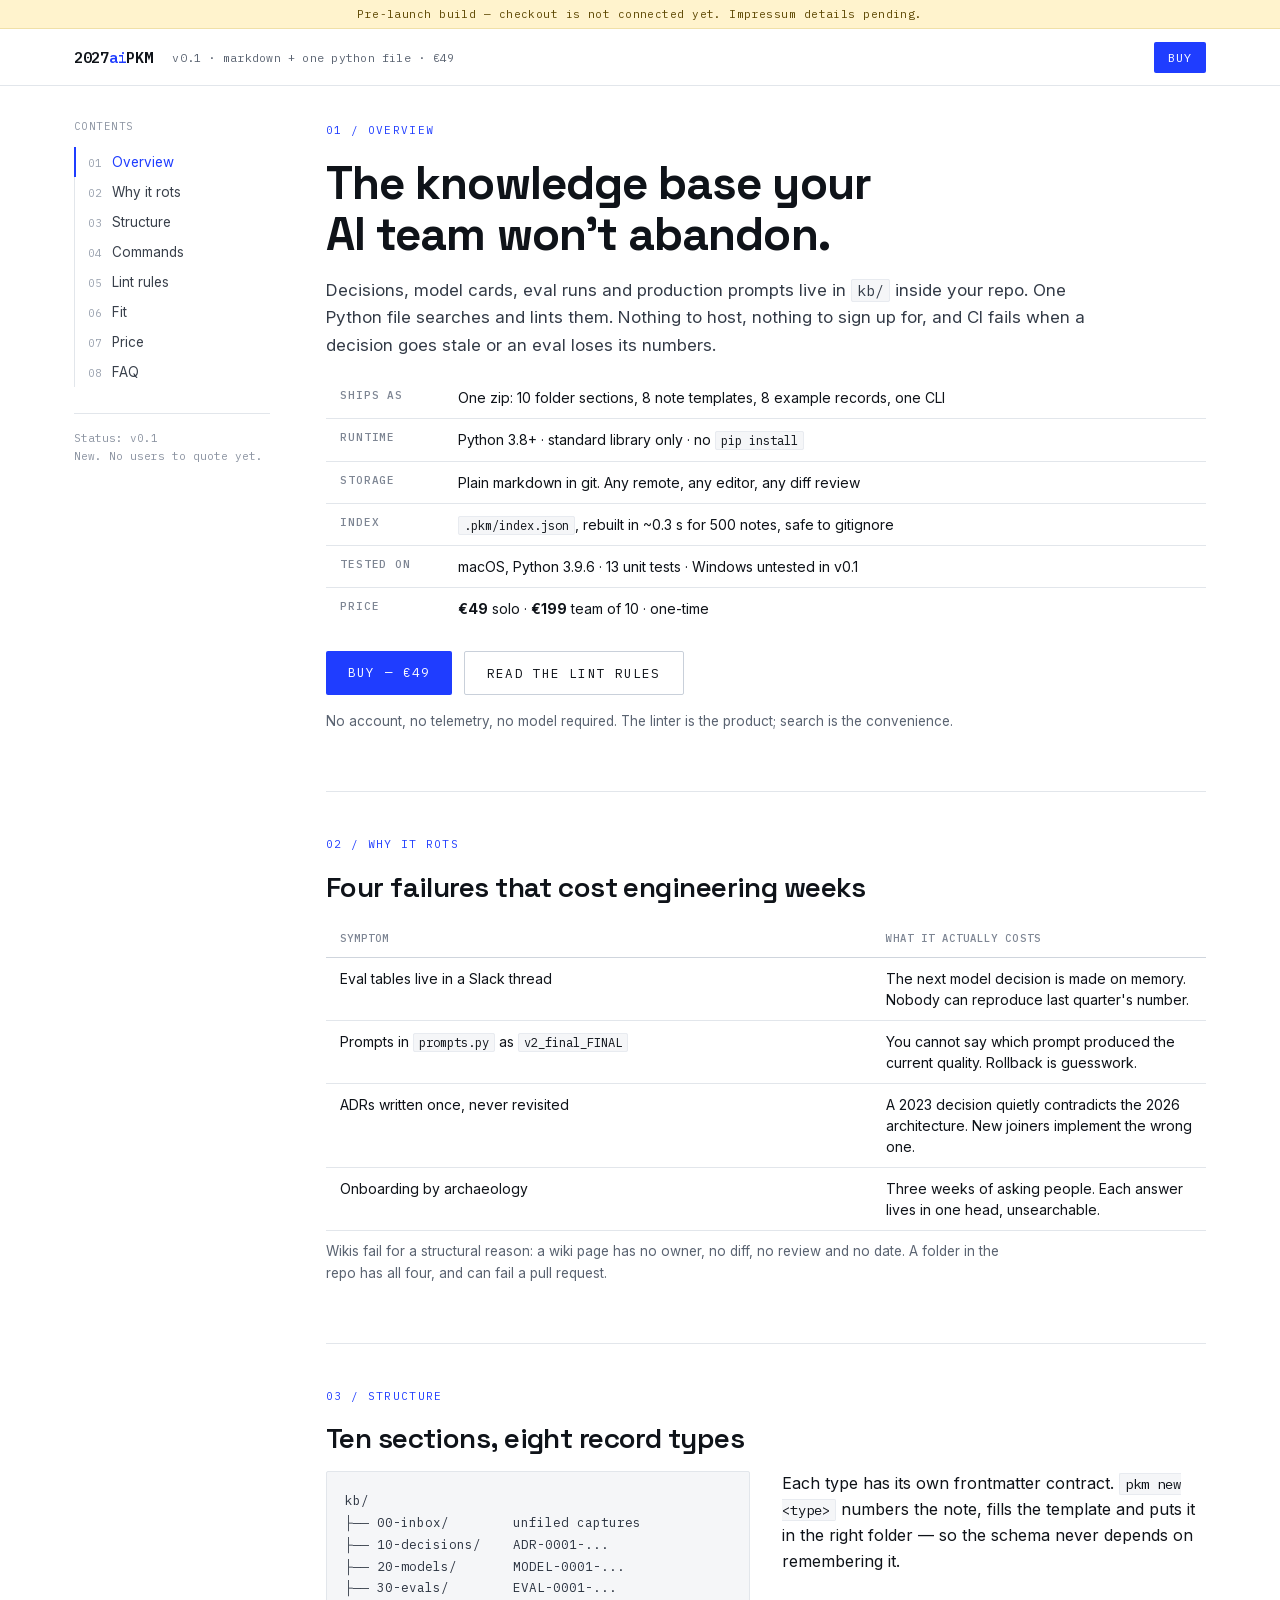
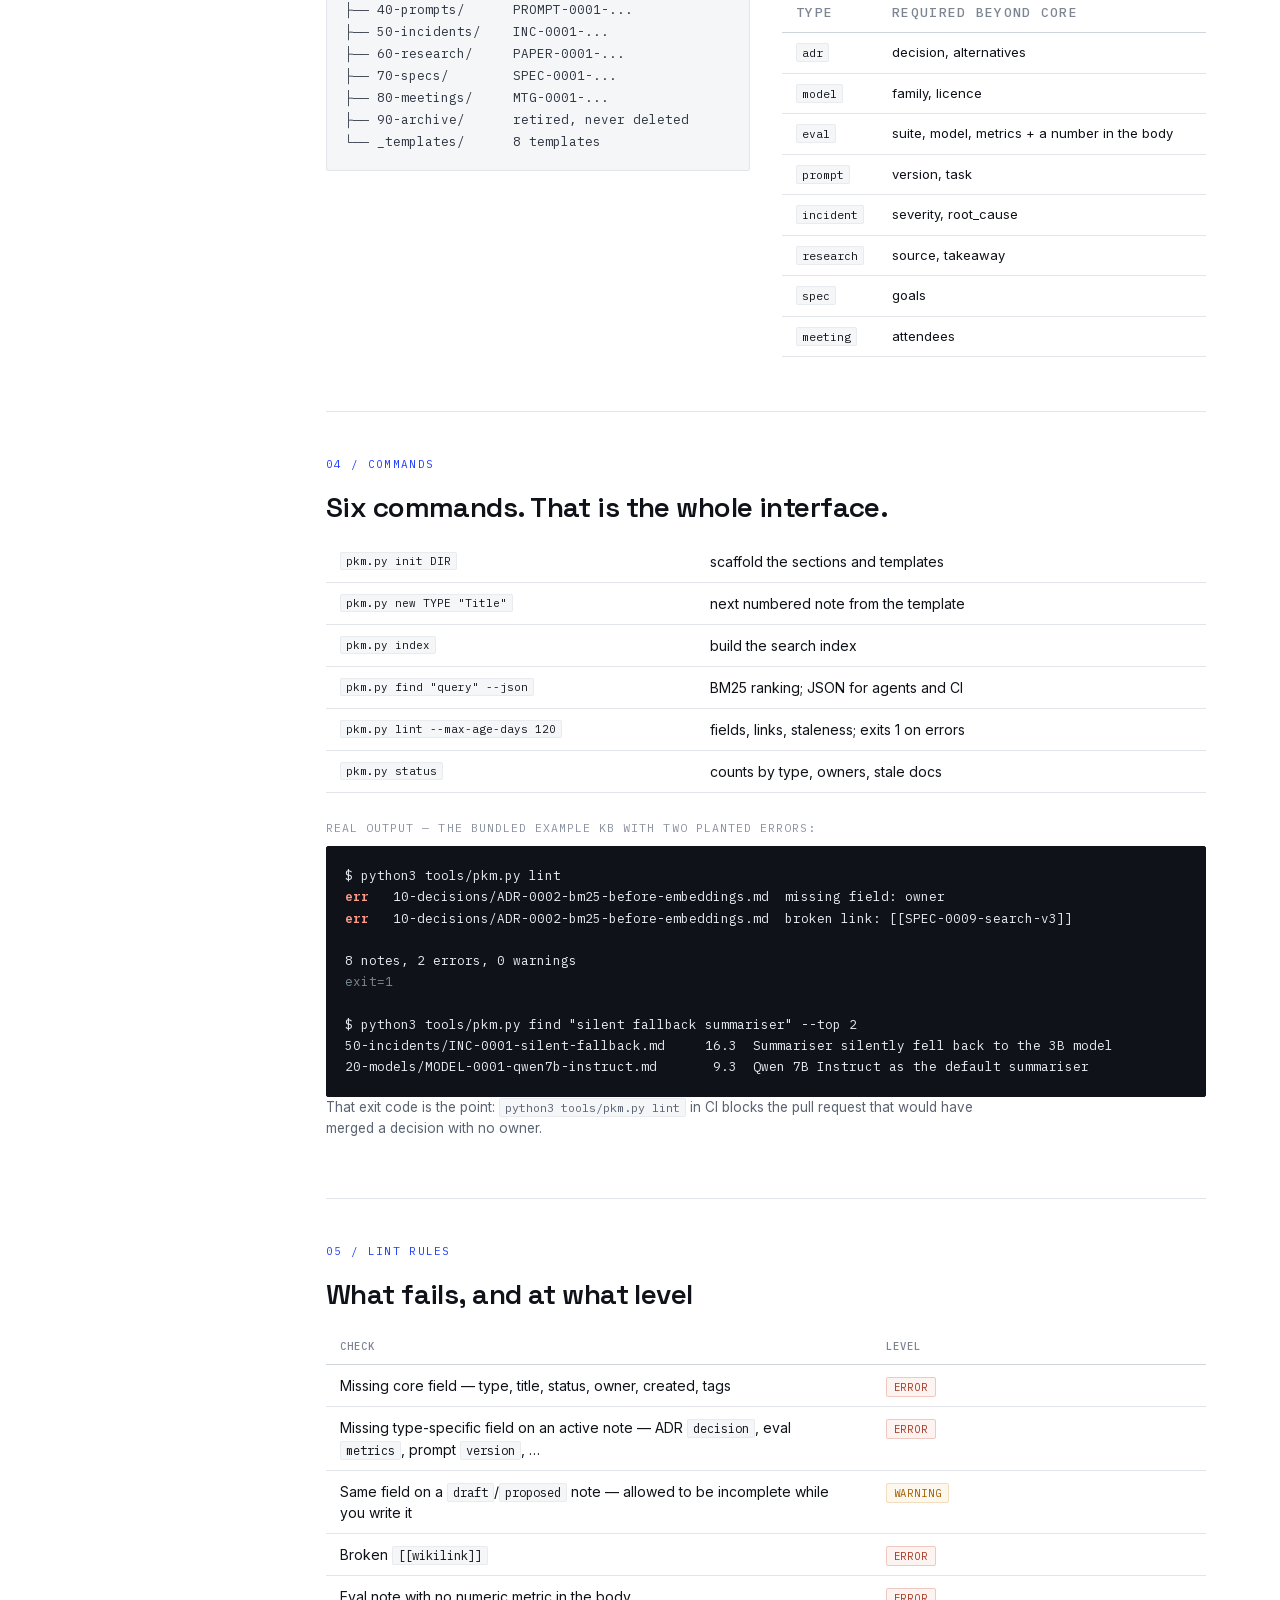
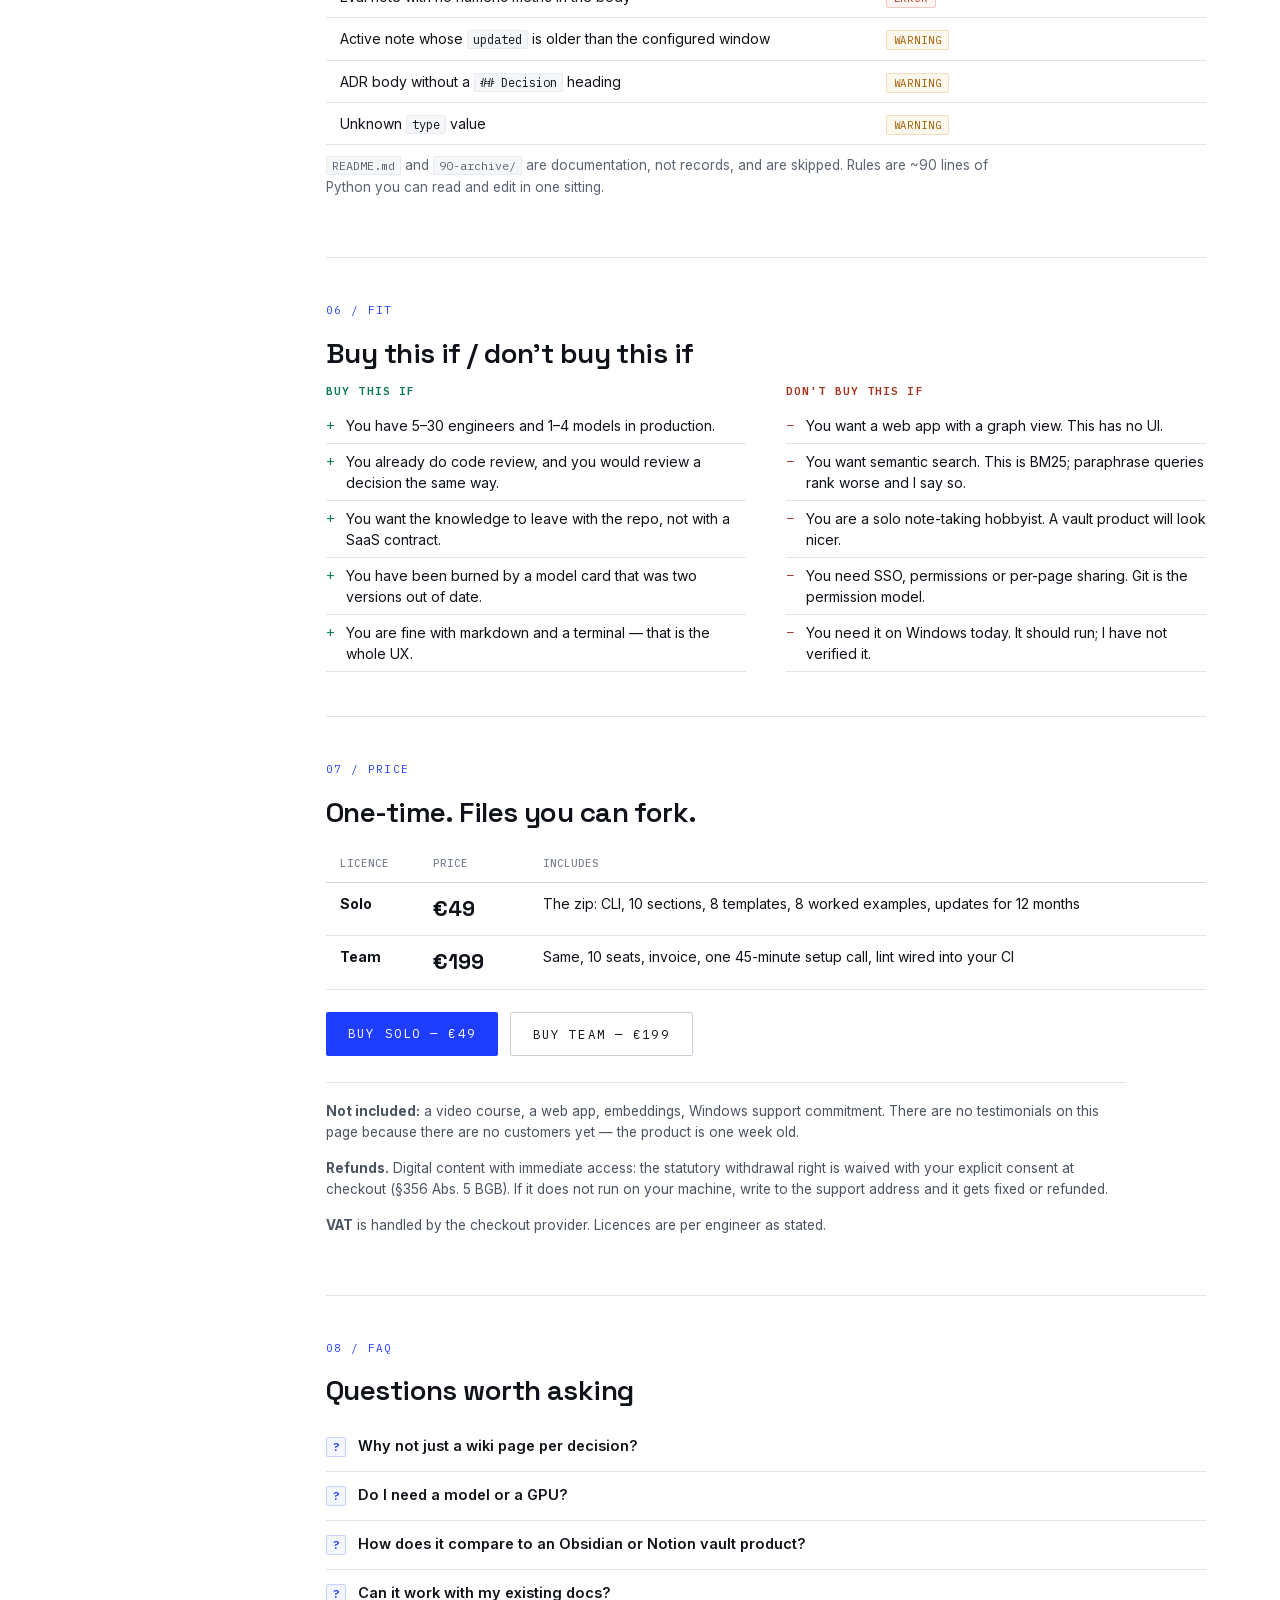
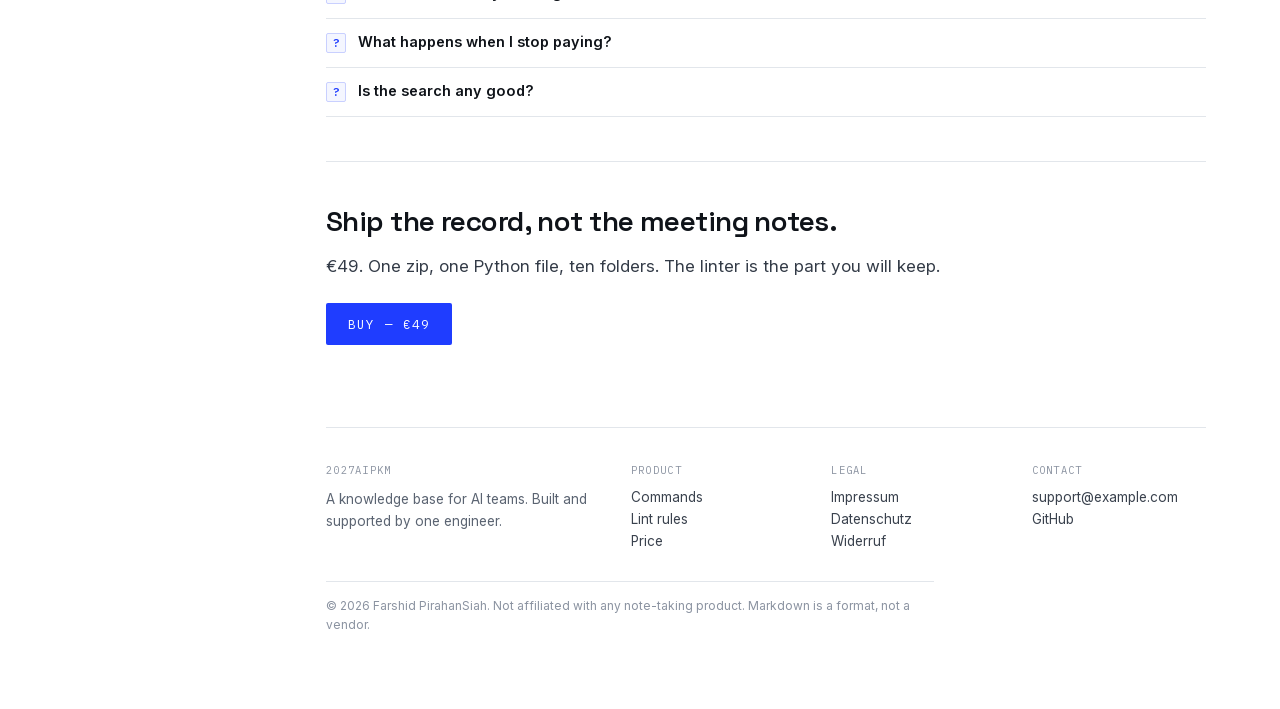
<file: index.html>
<!doctype html>
<html lang="en">
<head>
<meta charset="utf-8">
<meta name="viewport" content="width=device-width, initial-scale=1">
<meta name="robots" content="noindex,nofollow">
<title>2027aiPKM — a knowledge base that fails CI when it rots</title>
<meta name="description" content="Markdown knowledge base for AI teams: decisions, model cards, eval runs and prompts in the repo, with a linter that fails on missing owners, broken links and stale answers. Python stdlib only.">
<meta property="og:title" content="2027aiPKM — a knowledge base that fails CI when it rots">
<meta property="og:description" content="Decisions, model cards and eval numbers live next to the code. The linter keeps them true.">
<meta property="og:type" content="website">
<link rel="stylesheet" href="fonts.css">
<link rel="stylesheet" href="style.css">
<link rel="icon" href="data:image/svg+xml,%3Csvg xmlns='http://www.w3.org/2000/svg' viewBox='0 0 32 32'%3E%3Crect width='32' height='32' fill='%231F3DFF'/%3E%3Cpath d='M8 24V8h3l10 11V8h3v16h-3L11 13v11z' fill='%23fff'/%3E%3C/svg%3E">
</head>
<body>

<div class="prelaunch">Pre-launch build — checkout is not connected yet. Impressum details pending.</div>
<div class="topbar">
  <div class="topbar-in">
    <span class="logo">2027<span class="logo-ai">ai</span>PKM</span>
    <span class="topbar-meta">v0.1 · markdown + one python file · €49</span>
    <a class="buy-mini" href="#price">Buy</a>
  </div>
</div>

<div class="shell">
  <aside class="rail" aria-label="Contents">
    <p class="rail-title">Contents</p>
    <nav>
      <a href="#overview"><span>01</span> Overview</a>
      <a href="#problem"><span>02</span> Why it rots</a>
      <a href="#structure"><span>03</span> Structure</a>
      <a href="#cli"><span>04</span> Commands</a>
      <a href="#lint"><span>05</span> Lint rules</a>
      <a href="#fit"><span>06</span> Fit</a>
      <a href="#price"><span>07</span> Price</a>
      <a href="#faq"><span>08</span> FAQ</a>
    </nav>
    <div class="rail-foot">
      <p>Status: v0.1<br>New. No users to quote yet.</p>
    </div>
  </aside>

  <main>
    <!-- 01 -->
    <section id="overview" class="block first">
      <p class="num">01 / Overview</p>
      <h1>The knowledge base your AI team won't abandon.</h1>
      <p class="lede">
        Decisions, model cards, eval runs and production prompts live in <code>kb/</code> inside your
        repo. One Python file searches and lints them. Nothing to host, nothing to sign up for, and
        CI fails when a decision goes stale or an eval loses its numbers.
      </p>

      <table class="spec">
        <tbody>
          <tr><th>Ships as</th><td>One zip: 10 folder sections, 8 note templates, 8 example records, one CLI</td></tr>
          <tr><th>Runtime</th><td>Python 3.8+ · standard library only · no <code>pip install</code></td></tr>
          <tr><th>Storage</th><td>Plain markdown in git. Any remote, any editor, any diff review</td></tr>
          <tr><th>Index</th><td><code>.pkm/index.json</code>, rebuilt in ~0.3 s for 500 notes, safe to gitignore</td></tr>
          <tr><th>Tested on</th><td>macOS, Python 3.9.6 · 13 unit tests · Windows untested in v0.1</td></tr>
          <tr><th>Price</th><td><strong>€49</strong> solo · <strong>€199</strong> team of 10 · one-time</td></tr>
        </tbody>
      </table>

      <div class="actions">
        <a class="btn-primary" href="#price">Buy — €49</a>
        <a class="btn-ghost" href="#lint">Read the lint rules</a>
      </div>
      <p class="note">No account, no telemetry, no model required. The linter is the product; search is the convenience.</p>
    </section>

    <!-- 02 -->
    <section id="problem" class="block">
      <p class="num">02 / Why it rots</p>
      <h2>Four failures that cost engineering weeks</h2>
      <table class="rules">
        <thead><tr><th>Symptom</th><th>What it actually costs</th></tr></thead>
        <tbody>
          <tr><td>Eval tables live in a Slack thread</td><td>The next model decision is made on memory. Nobody can reproduce last quarter's number.</td></tr>
          <tr><td>Prompts in <code>prompts.py</code> as <code>v2_final_FINAL</code></td><td>You cannot say which prompt produced the current quality. Rollback is guesswork.</td></tr>
          <tr><td>ADRs written once, never revisited</td><td>A 2023 decision quietly contradicts the 2026 architecture. New joiners implement the wrong one.</td></tr>
          <tr><td>Onboarding by archaeology</td><td>Three weeks of asking people. Each answer lives in one head, unsearchable.</td></tr>
        </tbody>
      </table>
      <p class="note">
        Wikis fail for a structural reason: a wiki page has no owner, no diff, no review and no date.
        A folder in the repo has all four, and can fail a pull request.
      </p>
    </section>

    <!-- 03 -->
    <section id="structure" class="block">
      <p class="num">03 / Structure</p>
      <h2>Ten sections, eight record types</h2>
      <div class="split">
        <pre class="tree"><code>kb/
├── 00-inbox/        unfiled captures
├── 10-decisions/    ADR-0001-...
├── 20-models/       MODEL-0001-...
├── 30-evals/        EVAL-0001-...
├── 40-prompts/      PROMPT-0001-...
├── 50-incidents/    INC-0001-...
├── 60-research/     PAPER-0001-...
├── 70-specs/        SPEC-0001-...
├── 80-meetings/     MTG-0001-...
├── 90-archive/      retired, never deleted
└── _templates/      8 templates</code></pre>
        <div>
          <p>Each type has its own frontmatter contract. <code>pkm new &lt;type&gt;</code> numbers the note,
          fills the template and puts it in the right folder — so the schema never depends on remembering it.</p>
          <table class="fields">
            <thead><tr><th>Type</th><th>Required beyond core</th></tr></thead>
            <tbody>
              <tr><td><code>adr</code></td><td>decision, alternatives</td></tr>
              <tr><td><code>model</code></td><td>family, licence</td></tr>
              <tr><td><code>eval</code></td><td>suite, model, metrics + a number in the body</td></tr>
              <tr><td><code>prompt</code></td><td>version, task</td></tr>
              <tr><td><code>incident</code></td><td>severity, root_cause</td></tr>
              <tr><td><code>research</code></td><td>source, takeaway</td></tr>
              <tr><td><code>spec</code></td><td>goals</td></tr>
              <tr><td><code>meeting</code></td><td>attendees</td></tr>
            </tbody>
          </table>
        </div>
      </div>
    </section>

    <!-- 04 -->
    <section id="cli" class="block">
      <p class="num">04 / Commands</p>
      <h2>Six commands. That is the whole interface.</h2>
      <table class="rules mono-cells">
        <tbody>
          <tr><td><code>pkm.py init DIR</code></td><td>scaffold the sections and templates</td></tr>
          <tr><td><code>pkm.py new TYPE "Title"</code></td><td>next numbered note from the template</td></tr>
          <tr><td><code>pkm.py index</code></td><td>build the search index</td></tr>
          <tr><td><code>pkm.py find "query" --json</code></td><td>BM25 ranking; JSON for agents and CI</td></tr>
          <tr><td><code>pkm.py lint --max-age-days 120</code></td><td>fields, links, staleness; exits 1 on errors</td></tr>
          <tr><td><code>pkm.py status</code></td><td>counts by type, owners, stale docs</td></tr>
        </tbody>
      </table>

      <p class="caption">Real output — the bundled example KB with two planted errors:</p>
      <pre class="out"><code>$ python3 tools/pkm.py lint
<span class="e">err</span>   10-decisions/ADR-0002-bm25-before-embeddings.md  missing field: owner
<span class="e">err</span>   10-decisions/ADR-0002-bm25-before-embeddings.md  broken link: [[SPEC-0009-search-v3]]

8 notes, 2 errors, 0 warnings
<span class="dim">exit=1</span>

$ python3 tools/pkm.py find "silent fallback summariser" --top 2
50-incidents/INC-0001-silent-fallback.md     16.3  Summariser silently fell back to the 3B model
20-models/MODEL-0001-qwen7b-instruct.md       9.3  Qwen 7B Instruct as the default summariser</code></pre>

      <p class="note">
        That exit code is the point: <code>python3 tools/pkm.py lint</code> in CI blocks the pull request
        that would have merged a decision with no owner.
      </p>
    </section>

    <!-- 05 -->
    <section id="lint" class="block">
      <p class="num">05 / Lint rules</p>
      <h2>What fails, and at what level</h2>
      <table class="rules">
        <thead><tr><th>Check</th><th>Level</th></tr></thead>
        <tbody>
          <tr><td>Missing core field — type, title, status, owner, created, tags</td><td><span class="pill err-pill">error</span></td></tr>
          <tr><td>Missing type-specific field on an active note — ADR <code>decision</code>, eval <code>metrics</code>, prompt <code>version</code>, …</td><td><span class="pill err-pill">error</span></td></tr>
          <tr><td>Same field on a <code>draft</code>/<code>proposed</code> note — allowed to be incomplete while you write it</td><td><span class="pill warn-pill">warning</span></td></tr>
          <tr><td>Broken <code>[[wikilink]]</code></td><td><span class="pill err-pill">error</span></td></tr>
          <tr><td>Eval note with no numeric metric in the body</td><td><span class="pill err-pill">error</span></td></tr>
          <tr><td>Active note whose <code>updated</code> is older than the configured window</td><td><span class="pill warn-pill">warning</span></td></tr>
          <tr><td>ADR body without a <code>## Decision</code> heading</td><td><span class="pill warn-pill">warning</span></td></tr>
          <tr><td>Unknown <code>type</code> value</td><td><span class="pill warn-pill">warning</span></td></tr>
        </tbody>
      </table>
      <p class="note">
        <code>README.md</code> and <code>90-archive/</code> are documentation, not records, and are skipped.
        Rules are ~90 lines of Python you can read and edit in one sitting.
      </p>
    </section>

    <!-- 06 -->
    <section id="fit" class="block">
      <p class="num">06 / Fit</p>
      <h2>Buy this if / don't buy this if</h2>
      <div class="split two">
        <div>
          <h3 class="ok">Buy this if</h3>
          <ul class="yes">
            <li>You have 5–30 engineers and 1–4 models in production.</li>
            <li>You already do code review, and you would review a decision the same way.</li>
            <li>You want the knowledge to leave with the repo, not with a SaaS contract.</li>
            <li>You have been burned by a model card that was two versions out of date.</li>
            <li>You are fine with markdown and a terminal — that is the whole UX.</li>
          </ul>
        </div>
        <div>
          <h3 class="no">Don't buy this if</h3>
          <ul class="nope">
            <li>You want a web app with a graph view. This has no UI.</li>
            <li>You want semantic search. This is BM25; paraphrase queries rank worse and I say so.</li>
            <li>You are a solo note-taking hobbyist. A vault product will look nicer.</li>
            <li>You need SSO, permissions or per-page sharing. Git is the permission model.</li>
            <li>You need it on Windows today. It should run; I have not verified it.</li>
          </ul>
        </div>
      </div>
    </section>

    <!-- 07 -->
    <section id="price" class="block">
      <p class="num">07 / Price</p>
      <h2>One-time. Files you can fork.</h2>
      <table class="price-table">
        <thead><tr><th>Licence</th><th>Price</th><th>Includes</th></tr></thead>
        <tbody>
          <tr>
            <td><strong>Solo</strong></td>
            <td class="price-cell">€49</td>
            <td>The zip: CLI, 10 sections, 8 templates, 8 worked examples, updates for 12 months</td>
          </tr>
          <tr>
            <td><strong>Team</strong></td>
            <td class="price-cell">€199</td>
            <td>Same, 10 seats, invoice, one 45-minute setup call, lint wired into your CI</td>
          </tr>
        </tbody>
      </table>
      <div class="actions">
        <a class="btn-primary" href="#price" data-checkout="solo">Buy Solo — €49</a>
        <a class="btn-ghost" href="#price" data-checkout="team">Buy Team — €199</a>
      </div>
      <div class="fine">
        <p><strong>Not included:</strong> a video course, a web app, embeddings, Windows support commitment.
        There are no testimonials on this page because there are no customers yet — the product is one week old.</p>
        <p><strong>Refunds.</strong> Digital content with immediate access: the statutory withdrawal right is
        waived with your explicit consent at checkout (§356 Abs. 5 BGB). If it does not run on your machine,
        write to the support address and it gets fixed or refunded.</p>
        <p><strong>VAT</strong> is handled by the checkout provider. Licences are per engineer as stated.</p>
      </div>
    </section>

    <!-- 08 -->
    <section id="faq" class="block">
      <p class="num">08 / FAQ</p>
      <h2>Questions worth asking</h2>
      <details><summary>Why not just a wiki page per decision?</summary>
        <p>A wiki page has no owner field, no diff review, no date and no failing state. This has all four
        because it is a file in the repo. That is the entire argument, and it is measurable: run lint on
        a wiki export and count how many pages have an owner.</p>
      </details>
      <details><summary>Do I need a model or a GPU?</summary>
        <p>No. There is no model in this product. Search is BM25 over markdown, the linter is regex and
        frontmatter. Nothing is summarised automatically, which is why nothing is hallucinated into your
        knowledge base.</p>
      </details>
      <details><summary>How does it compare to an Obsidian or Notion vault product?</summary>
        <p>Those are personal note systems that happen to hold documents. This is a team record system that
        happens to use markdown. Different buyer, different failure mode: they optimise for capture, this
        optimises for review and decay.</p>
      </details>
      <details><summary>Can it work with my existing docs?</summary>
        <p>Yes — markdown files with the required frontmatter. Run <code>pkm.py init</code>, move files into
        the sections, add owner/created/updated, then let lint tell you what is still incomplete. Expect
        half a day for a 100-file repo.</p>
      </details>
      <details><summary>What happens when I stop paying?</summary>
        <p>Nothing stops working. There is no licence server. The CLI is MIT-licensed; the templates are
        covered by the purchase. You simply stop receiving updates after 12 months.</p>
      </details>
      <details><summary>Is the search any good?</summary>
        <p>On the bundled example it ranks the right note first for keyword-shaped questions and second for
        paraphrase ("why did we drop embeddings" returns the eval first, the decision second). It is
        lexical, it is fast and it needs no index server. It will not beat a vector store on fuzzy recall,
        and no page should tell you otherwise.</p>
      </details>
    </section>

    <section class="block end">
      <h2>Ship the record, not the meeting notes.</h2>
      <p class="lede">€49. One zip, one Python file, ten folders. The linter is the part you will keep.</p>
      <div class="actions"><a class="btn-primary" href="#price">Buy — €49</a></div>
    </section>

    <footer>
      <div class="foot-cols">
        <div>
          <p class="foot-title">2027aiPKM</p>
          <p class="note">A knowledge base for AI teams. Built and supported by one engineer.</p>
        </div>
        <div>
          <p class="foot-title">Product</p>
          <a href="#cli">Commands</a>
          <a href="#lint">Lint rules</a>
          <a href="#price">Price</a>
        </div>
        <div>
          <p class="foot-title">Legal</p>
          <!-- TODO before launch: real Impressum, Datenschutz and Widerruf pages are required in Germany. -->
          <a href="/impressum.html">Impressum</a>
          <a href="/datenschutz.html">Datenschutz</a>
          <a href="/widerruf.html">Widerruf</a>
        </div>
        <div>
          <p class="foot-title">Contact</p>
          <!-- TODO before launch: replace with the real support mailbox. No personal address. -->
          <a href="mailto:support@example.com">support@example.com</a>
          <a href="https://github.com/pirahansiah">GitHub</a>
        </div>
      </div>
      <p class="note small">© 2026 Farshid PirahanSiah. Not affiliated with any note-taking product. Markdown is a format, not a vendor.</p>
    </footer>
  </main>
</div>

<script src="app.js" defer></script>
</body>
</html>
</file>
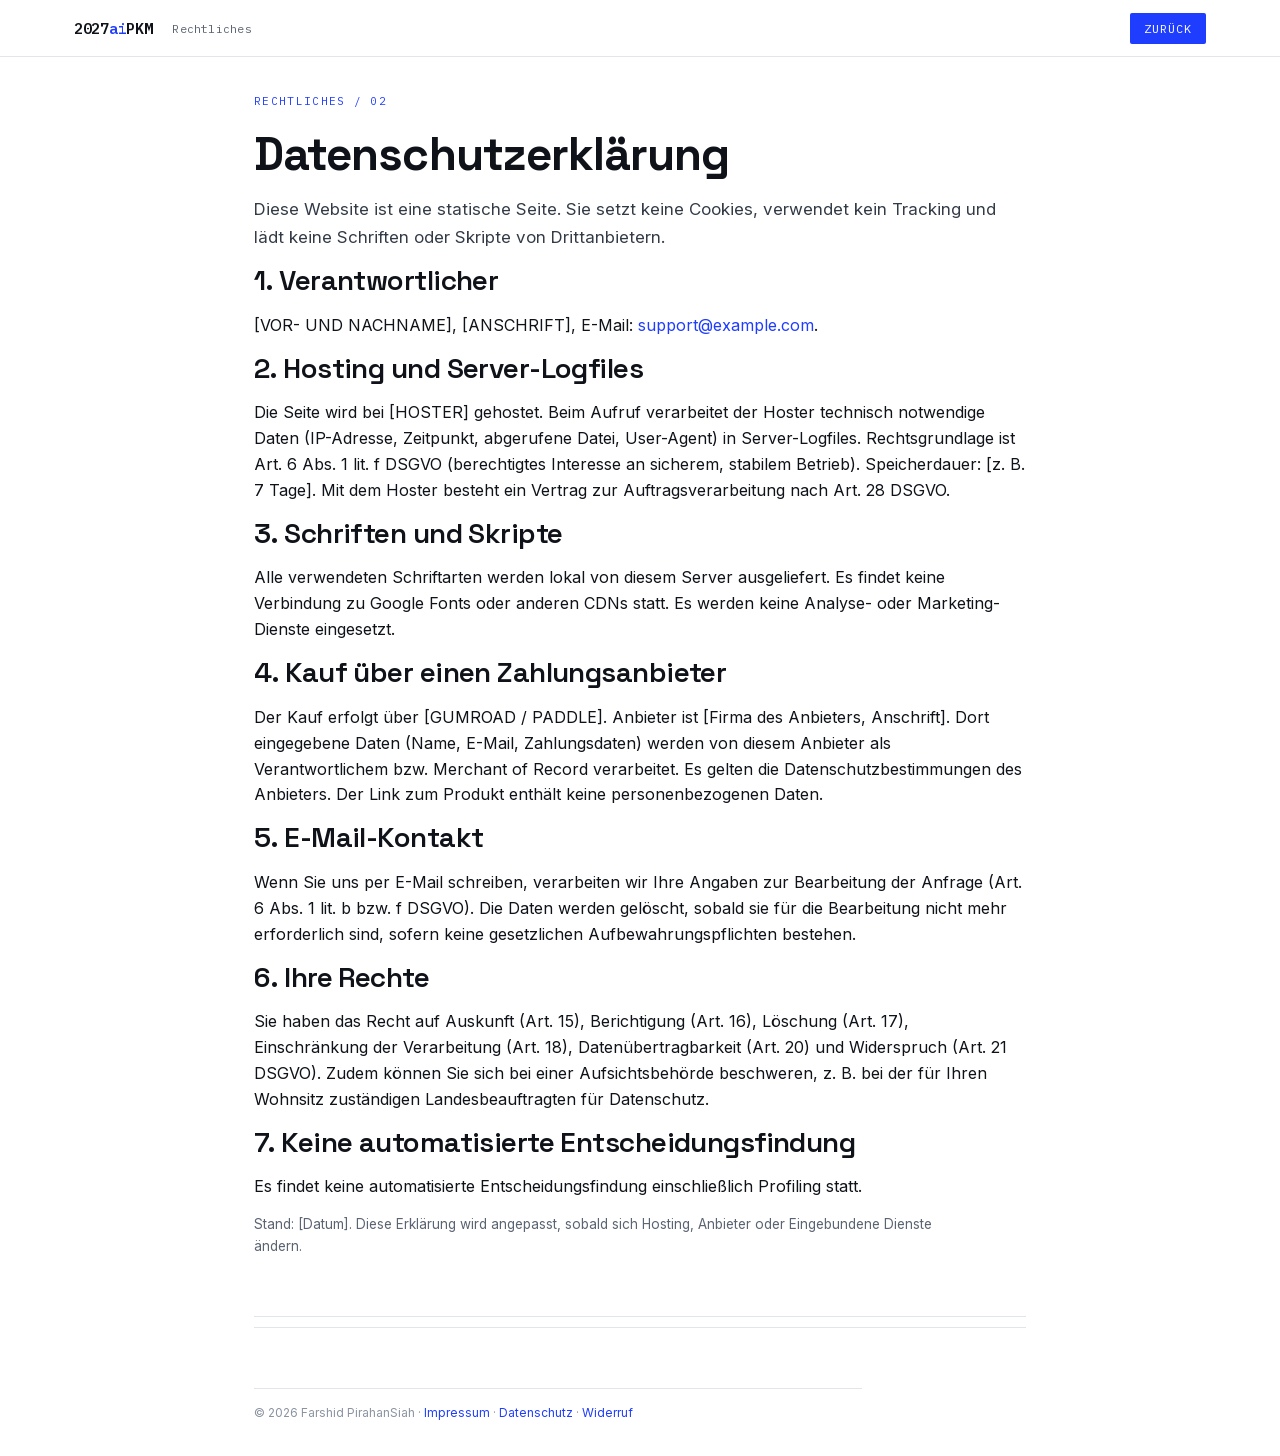
<file: datenschutz.html>
<!doctype html>
<html lang="de">
<head>
<meta charset="utf-8">
<meta name="viewport" content="width=device-width, initial-scale=1">
<title>Datenschutzerklärung — 2027aiPKM</title>
<meta name="robots" content="index,follow">
<link rel="stylesheet" href="fonts.css">
<link rel="stylesheet" href="style.css">
</head>
<body>
<div class="topbar"><div class="topbar-in">
  <a class="logo" href="index.html" style="text-decoration:none;color:inherit">2027<span class="logo-ai">ai</span>PKM</a>
  <span class="topbar-meta">Rechtliches</span>
  <a class="buy-mini" href="index.html">Zurück</a>
</div></div>
<main style="max-width:820px;margin:0 auto;padding:0 24px">
<section class="block first">
<p class="num">Rechtliches / 02</p>
<h1>Datenschutzerklärung</h1>

<!-- TODO before launch: replace [HOSTER] with your actual host (Netlify, Cloudflare Pages, ...)
     and check whether it sets any cookies or logs IPs outside the EU. This draft assumes:
     static hosting, no analytics, no cookies, self-hosted fonts, checkout at a third party. -->
<p class="lede">
  Diese Website ist eine statische Seite. Sie setzt keine Cookies, verwendet kein Tracking und
  lädt keine Schriften oder Skripte von Drittanbietern.
</p>

<h2>1. Verantwortlicher</h2>
<p>
  [VOR- UND NACHNAME], [ANSCHRIFT], E-Mail: <a href="mailto:support@example.com">support@example.com</a>.
</p>

<h2>2. Hosting und Server-Logfiles</h2>
<p>
  Die Seite wird bei [HOSTER] gehostet. Beim Aufruf verarbeitet der Hoster technisch notwendige
  Daten (IP-Adresse, Zeitpunkt, abgerufene Datei, User-Agent) in Server-Logfiles. Rechtsgrundlage
  ist Art. 6 Abs. 1 lit. f DSGVO (berechtigtes Interesse an sicherem, stabilem Betrieb).
  Speicherdauer: [z. B. 7 Tage]. Mit dem Hoster besteht ein Vertrag zur Auftragsverarbeitung
  nach Art. 28 DSGVO.
</p>

<h2>3. Schriften und Skripte</h2>
<p>
  Alle verwendeten Schriftarten werden lokal von diesem Server ausgeliefert. Es findet keine
  Verbindung zu Google Fonts oder anderen CDNs statt. Es werden keine Analyse- oder
  Marketing-Dienste eingesetzt.
</p>

<h2>4. Kauf über einen Zahlungsanbieter</h2>
<p>
  Der Kauf erfolgt über [GUMROAD / PADDLE]. Anbieter ist [Firma des Anbieters, Anschrift].
  Dort eingegebene Daten (Name, E-Mail, Zahlungsdaten) werden von diesem Anbieter als
  Verantwortlichem bzw. Merchant of Record verarbeitet. Es gelten die Datenschutzbestimmungen
  des Anbieters. Der Link zum Produkt enthält keine personenbezogenen Daten.
</p>

<h2>5. E-Mail-Kontakt</h2>
<p>
  Wenn Sie uns per E-Mail schreiben, verarbeiten wir Ihre Angaben zur Bearbeitung der Anfrage
  (Art. 6 Abs. 1 lit. b bzw. f DSGVO). Die Daten werden gelöscht, sobald sie für die Bearbeitung
  nicht mehr erforderlich sind, sofern keine gesetzlichen Aufbewahrungspflichten bestehen.
</p>

<h2>6. Ihre Rechte</h2>
<p>
  Sie haben das Recht auf Auskunft (Art. 15), Berichtigung (Art. 16), Löschung (Art. 17),
  Einschränkung der Verarbeitung (Art. 18), Datenübertragbarkeit (Art. 20) und Widerspruch
  (Art. 21 DSGVO). Zudem können Sie sich bei einer Aufsichtsbehörde beschweren, z. B. bei der
  für Ihren Wohnsitz zuständigen Landesbeauftragten für Datenschutz.
</p>

<h2>7. Keine automatisierte Entscheidungsfindung</h2>
<p>Es findet keine automatisierte Entscheidungsfindung einschließlich Profiling statt.</p>

<p class="note">Stand: [Datum]. Diese Erklärung wird angepasst, sobald sich Hosting, Anbieter oder
Eingebundene Dienste ändern.</p>
</section>
<footer><p class="note small">© 2026 Farshid PirahanSiah · <a href="impressum.html">Impressum</a> · <a href="datenschutz.html">Datenschutz</a> · <a href="widerruf.html">Widerruf</a></p></footer>
</main>
</body>
</html>
</file>
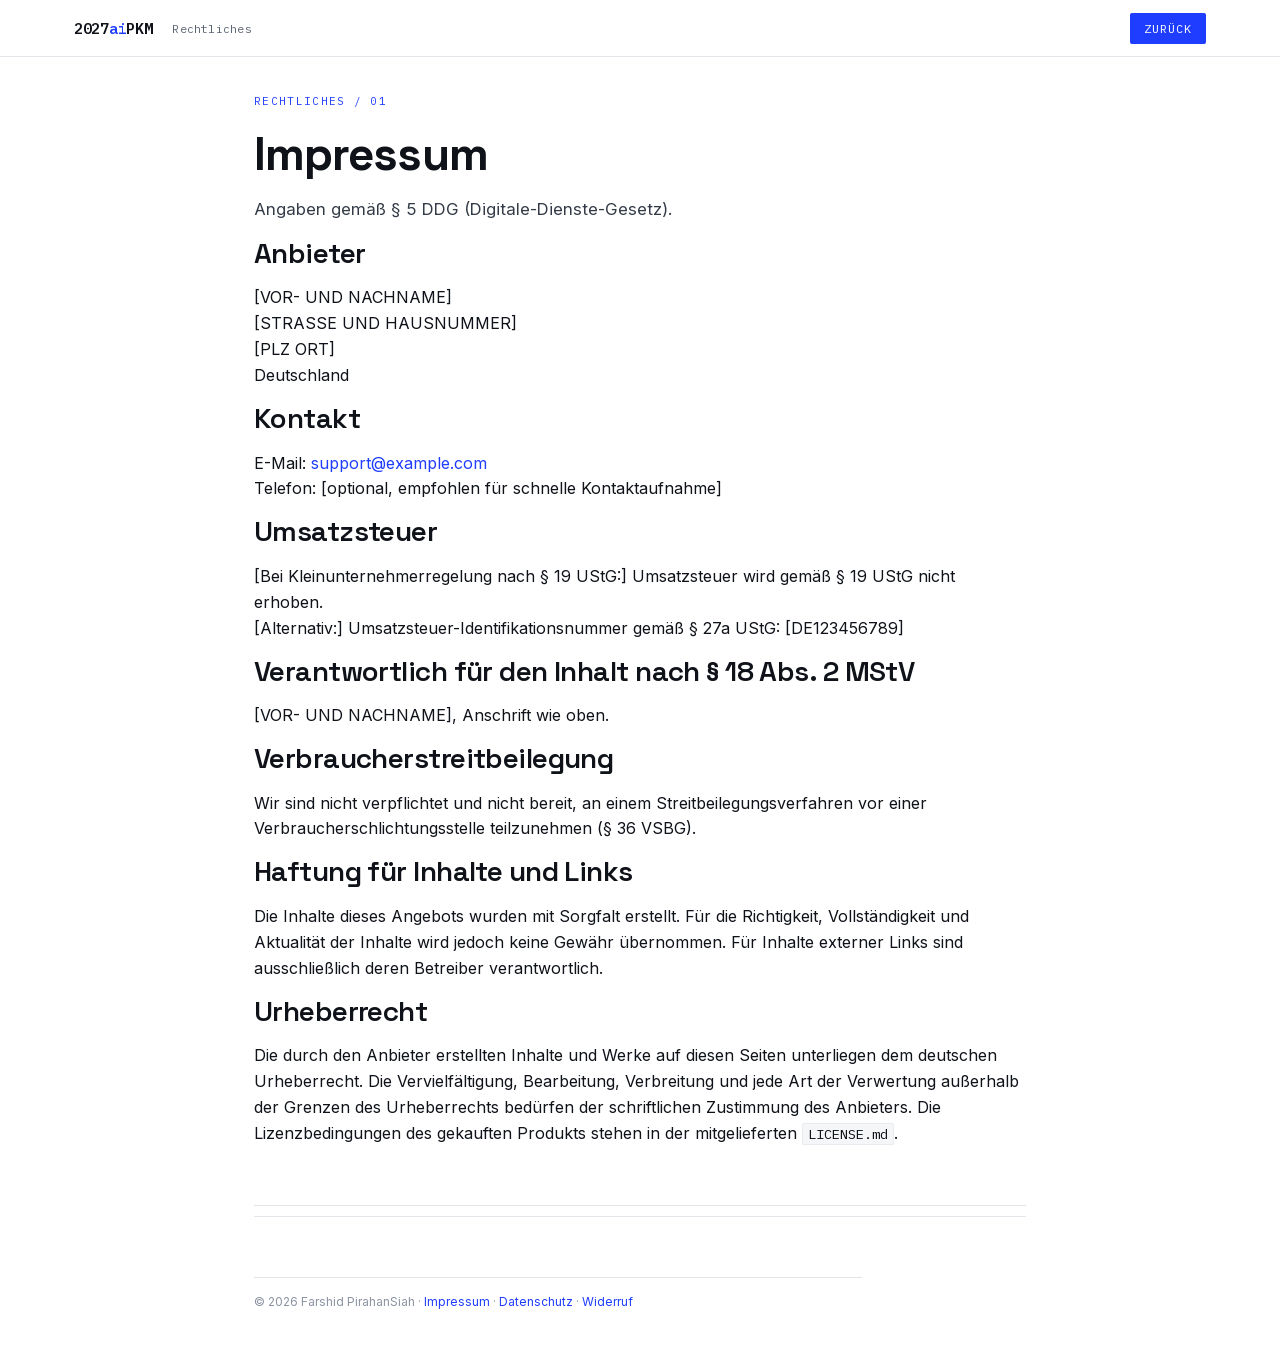
<file: impressum.html>
<!doctype html>
<html lang="de">
<head>
<meta charset="utf-8">
<meta name="viewport" content="width=device-width, initial-scale=1">
<title>Impressum — 2027aiPKM</title>
<meta name="robots" content="index,follow">
<link rel="stylesheet" href="fonts.css">
<link rel="stylesheet" href="style.css">
</head>
<body>
<div class="topbar"><div class="topbar-in">
  <a class="logo" href="index.html" style="text-decoration:none;color:inherit">2027<span class="logo-ai">ai</span>PKM</a>
  <span class="topbar-meta">Rechtliches</span>
  <a class="buy-mini" href="index.html">Zurück</a>
</div></div>
<main style="max-width:820px;margin:0 auto;padding:0 24px">
<section class="block first">
<p class="num">Rechtliches / 01</p>
<h1>Impressum</h1>

<!-- TODO before launch: German law (§ 5 DDG) requires a real, deliverable postal address.
     A private home address is allowed but public. If you do not want that, use a business
     address service (c/o address, ~20-40 EUR/month) or register a business address with your
     Gewerbe/Steuerberater. No PO box. Phone is optional; a fast electronic contact is required. -->
<p class="lede">Angaben gemäß § 5 DDG (Digitale-Dienste-Gesetz).</p>

<h2>Anbieter</h2>
<p>
  [VOR- UND NACHNAME]<br>
  [STRASSE UND HAUSNUMMER]<br>
  [PLZ ORT]<br>
  Deutschland
</p>

<h2>Kontakt</h2>
<p>
  E-Mail: <a href="mailto:support@example.com">support@example.com</a><br>
  Telefon: [optional, empfohlen für schnelle Kontaktaufnahme]
</p>

<h2>Umsatzsteuer</h2>
<p>
  [Bei Kleinunternehmerregelung nach § 19 UStG:] Umsatzsteuer wird gemäß § 19 UStG nicht erhoben.<br>
  [Alternativ:] Umsatzsteuer-Identifikationsnummer gemäß § 27a UStG: [DE123456789]
</p>

<h2>Verantwortlich für den Inhalt nach § 18 Abs. 2 MStV</h2>
<p>[VOR- UND NACHNAME], Anschrift wie oben.</p>

<h2>Verbraucherstreitbeilegung</h2>
<p>
  Wir sind nicht verpflichtet und nicht bereit, an einem Streitbeilegungsverfahren vor einer
  Verbraucherschlichtungsstelle teilzunehmen (§ 36 VSBG).
</p>

<h2>Haftung für Inhalte und Links</h2>
<p>
  Die Inhalte dieses Angebots wurden mit Sorgfalt erstellt. Für die Richtigkeit, Vollständigkeit
  und Aktualität der Inhalte wird jedoch keine Gewähr übernommen. Für Inhalte externer Links
  sind ausschließlich deren Betreiber verantwortlich.
</p>

<h2>Urheberrecht</h2>
<p>
  Die durch den Anbieter erstellten Inhalte und Werke auf diesen Seiten unterliegen dem deutschen
  Urheberrecht. Die Vervielfältigung, Bearbeitung, Verbreitung und jede Art der Verwertung
  außerhalb der Grenzen des Urheberrechts bedürfen der schriftlichen Zustimmung des Anbieters.
  Die Lizenzbedingungen des gekauften Produkts stehen in der mitgelieferten <code>LICENSE.md</code>.
</p>
</section>
<footer><p class="note small">© 2026 Farshid PirahanSiah · <a href="impressum.html">Impressum</a> · <a href="datenschutz.html">Datenschutz</a> · <a href="widerruf.html">Widerruf</a></p></footer>
</main>
</body>
</html>
</file>
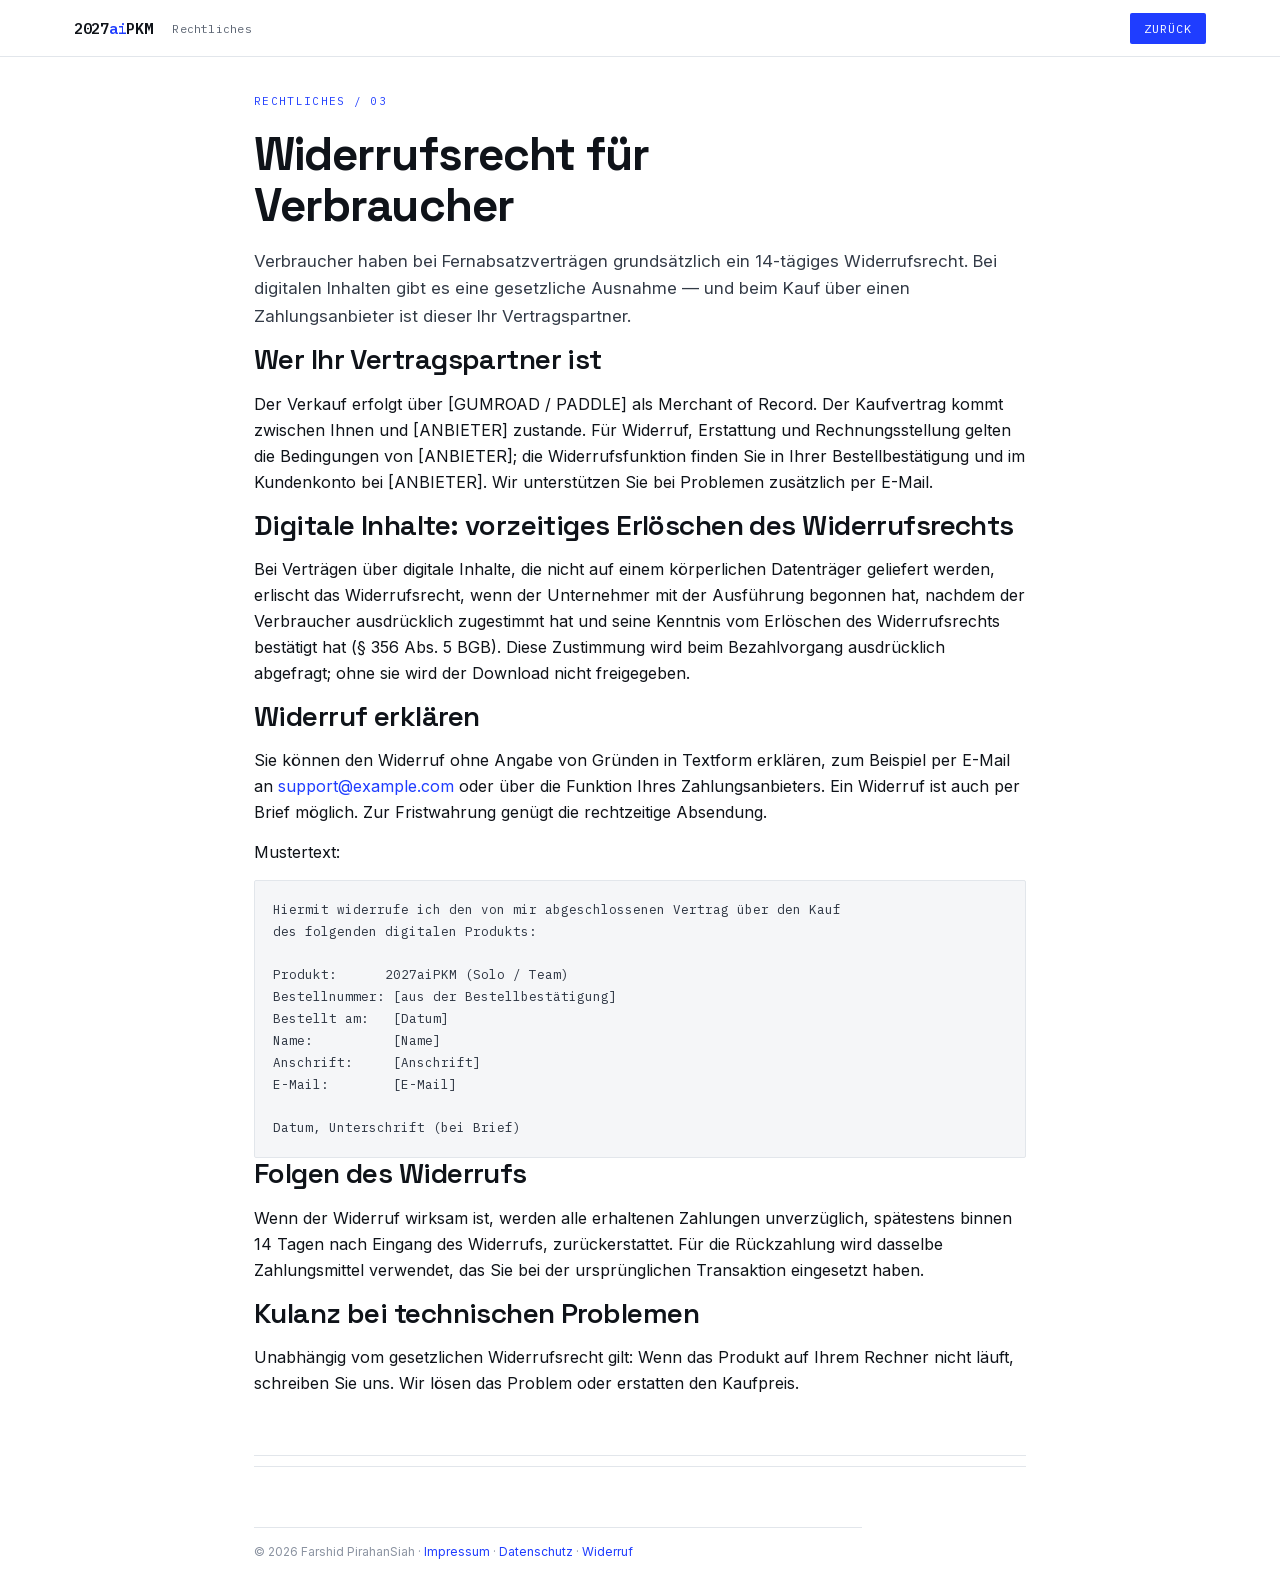
<file: widerruf.html>
<!doctype html>
<html lang="de">
<head>
<meta charset="utf-8">
<meta name="viewport" content="width=device-width, initial-scale=1">
<title>Widerrufsrecht für Verbraucher — 2027aiPKM</title>
<meta name="robots" content="index,follow">
<link rel="stylesheet" href="fonts.css">
<link rel="stylesheet" href="style.css">
</head>
<body>
<div class="topbar"><div class="topbar-in">
  <a class="logo" href="index.html" style="text-decoration:none;color:inherit">2027<span class="logo-ai">ai</span>PKM</a>
  <span class="topbar-meta">Rechtliches</span>
  <a class="buy-mini" href="index.html">Zurück</a>
</div></div>
<main style="max-width:820px;margin:0 auto;padding:0 24px">
<section class="block first">
<p class="num">Rechtliches / 03</p>
<h1>Widerrufsrecht für Verbraucher</h1>

<!-- TODO before launch: if you sell through Gumroad or Paddle as merchant of record, the contract
     of sale is concluded with that provider, not with you: their withdrawal policy applies and this
     page must say so (as drafted below). If you ever sell directly (Stripe, invoice), you need a
     full Widerrufsbelehrung in the statutory model form plus the § 356 Abs. 5 consent checkbox. -->
<p class="lede">
  Verbraucher haben bei Fernabsatzverträgen grundsätzlich ein 14-tägiges Widerrufsrecht.
  Bei digitalen Inhalten gibt es eine gesetzliche Ausnahme — und beim Kauf über einen
  Zahlungsanbieter ist dieser Ihr Vertragspartner.
</p>

<h2>Wer Ihr Vertragspartner ist</h2>
<p>
  Der Verkauf erfolgt über [GUMROAD / PADDLE] als Merchant of Record. Der Kaufvertrag kommt
  zwischen Ihnen und [ANBIETER] zustande. Für Widerruf, Erstattung und Rechnungsstellung gelten
  die Bedingungen von [ANBIETER]; die Widerrufsfunktion finden Sie in Ihrer Bestellbestätigung
  und im Kundenkonto bei [ANBIETER]. Wir unterstützen Sie bei Problemen zusätzlich per E-Mail.
</p>

<h2>Digitale Inhalte: vorzeitiges Erlöschen des Widerrufsrechts</h2>
<p>
  Bei Verträgen über digitale Inhalte, die nicht auf einem körperlichen Datenträger geliefert
  werden, erlischt das Widerrufsrecht, wenn der Unternehmer mit der Ausführung begonnen hat,
  nachdem der Verbraucher ausdrücklich zugestimmt hat und seine Kenntnis vom Erlöschen des
  Widerrufsrechts bestätigt hat (§ 356 Abs. 5 BGB). Diese Zustimmung wird beim Bezahlvorgang
  ausdrücklich abgefragt; ohne sie wird der Download nicht freigegeben.
</p>

<h2>Widerruf erklären</h2>
<p>
  Sie können den Widerruf ohne Angabe von Gründen in Textform erklären, zum Beispiel per E-Mail
  an <a href="mailto:support@example.com">support@example.com</a> oder über die Funktion Ihres
  Zahlungsanbieters. Ein Widerruf ist auch per Brief möglich. Zur Fristwahrung genügt die
  rechtzeitige Absendung.
</p>
<p>Mustertext:</p>
<pre class="tree"><code>Hiermit widerrufe ich den von mir abgeschlossenen Vertrag über den Kauf
des folgenden digitalen Produkts:

Produkt:      2027aiPKM (Solo / Team)
Bestellnummer: [aus der Bestellbestätigung]
Bestellt am:   [Datum]
Name:          [Name]
Anschrift:     [Anschrift]
E-Mail:        [E-Mail]

Datum, Unterschrift (bei Brief)</code></pre>

<h2>Folgen des Widerrufs</h2>
<p>
  Wenn der Widerruf wirksam ist, werden alle erhaltenen Zahlungen unverzüglich, spätestens binnen
  14 Tagen nach Eingang des Widerrufs, zurückerstattet. Für die Rückzahlung wird dasselbe
  Zahlungsmittel verwendet, das Sie bei der ursprünglichen Transaktion eingesetzt haben.
</p>

<h2>Kulanz bei technischen Problemen</h2>
<p>
  Unabhängig vom gesetzlichen Widerrufsrecht gilt: Wenn das Produkt auf Ihrem Rechner nicht
  läuft, schreiben Sie uns. Wir lösen das Problem oder erstatten den Kaufpreis.
</p>
</section>
<footer><p class="note small">© 2026 Farshid PirahanSiah · <a href="impressum.html">Impressum</a> · <a href="datenschutz.html">Datenschutz</a> · <a href="widerruf.html">Widerruf</a></p></footer>
</main>
</body>
</html>
</file>
<file: fonts.css>
/* cyrillic-ext */
@font-face {
  font-family: 'IBM Plex Mono';
  font-style: normal;
  font-weight: 400;
  font-display: swap;
  src: url(fonts/f23091c2e67.woff2) format('woff2');
  unicode-range: U+0460-052F, U+1C80-1C8A, U+20B4, U+2DE0-2DFF, U+A640-A69F, U+FE2E-FE2F;
}
/* cyrillic */
@font-face {
  font-family: 'IBM Plex Mono';
  font-style: normal;
  font-weight: 400;
  font-display: swap;
  src: url(fonts/f647823ad22.woff2) format('woff2');
  unicode-range: U+0301, U+0400-045F, U+0490-0491, U+04B0-04B1, U+2116;
}
/* symbols2 */
@font-face {
  font-family: 'IBM Plex Mono';
  font-style: normal;
  font-weight: 400;
  font-display: swap;
  src: url(fonts/f7be5dcde6f.woff2) format('woff2');
  unicode-range: U+2000-2001, U+2004-2008, U+200A, U+23B8-23BD, U+2500-259F;
}
/* vietnamese */
@font-face {
  font-family: 'IBM Plex Mono';
  font-style: normal;
  font-weight: 400;
  font-display: swap;
  src: url(fonts/f5f304aff96.woff2) format('woff2');
  unicode-range: U+0102-0103, U+0110-0111, U+0128-0129, U+0168-0169, U+01A0-01A1, U+01AF-01B0, U+0300-0301, U+0303-0304, U+0308-0309, U+0323, U+0329, U+1EA0-1EF9, U+20AB;
}
/* latin-ext */
@font-face {
  font-family: 'IBM Plex Mono';
  font-style: normal;
  font-weight: 400;
  font-display: swap;
  src: url(fonts/f5ca4c3a527.woff2) format('woff2');
  unicode-range: U+0100-02BA, U+02BD-02C5, U+02C7-02CC, U+02CE-02D7, U+02DD-02FF, U+0304, U+0308, U+0329, U+1D00-1DBF, U+1E00-1E9F, U+1EF2-1EFF, U+2020, U+20A0-20AB, U+20AD-20C4, U+2113, U+2C60-2C7F, U+A720-A7FF;
}
/* latin */
@font-face {
  font-family: 'IBM Plex Mono';
  font-style: normal;
  font-weight: 400;
  font-display: swap;
  src: url(fonts/f01a7bb0282.woff2) format('woff2');
  unicode-range: U+0000-00FF, U+0131, U+0152-0153, U+02BB-02BC, U+02C6, U+02DA, U+02DC, U+0304, U+0308, U+0329, U+2000-206F, U+20AC, U+2122, U+2191, U+2193, U+2212, U+2215, U+FEFF, U+FFFD;
}
/* cyrillic-ext */
@font-face {
  font-family: 'IBM Plex Mono';
  font-style: normal;
  font-weight: 500;
  font-display: swap;
  src: url(fonts/faa487ad71d.woff2) format('woff2');
  unicode-range: U+0460-052F, U+1C80-1C8A, U+20B4, U+2DE0-2DFF, U+A640-A69F, U+FE2E-FE2F;
}
/* cyrillic */
@font-face {
  font-family: 'IBM Plex Mono';
  font-style: normal;
  font-weight: 500;
  font-display: swap;
  src: url(fonts/fa94c69d3d4.woff2) format('woff2');
  unicode-range: U+0301, U+0400-045F, U+0490-0491, U+04B0-04B1, U+2116;
}
/* symbols2 */
@font-face {
  font-family: 'IBM Plex Mono';
  font-style: normal;
  font-weight: 500;
  font-display: swap;
  src: url(fonts/fdf8ba31ecc.woff2) format('woff2');
  unicode-range: U+2000-2001, U+2004-2008, U+200A, U+23B8-23BD, U+2500-259F;
}
/* vietnamese */
@font-face {
  font-family: 'IBM Plex Mono';
  font-style: normal;
  font-weight: 500;
  font-display: swap;
  src: url(fonts/f48e35bab53.woff2) format('woff2');
  unicode-range: U+0102-0103, U+0110-0111, U+0128-0129, U+0168-0169, U+01A0-01A1, U+01AF-01B0, U+0300-0301, U+0303-0304, U+0308-0309, U+0323, U+0329, U+1EA0-1EF9, U+20AB;
}
/* latin-ext */
@font-face {
  font-family: 'IBM Plex Mono';
  font-style: normal;
  font-weight: 500;
  font-display: swap;
  src: url(fonts/f8aaa1aea42.woff2) format('woff2');
  unicode-range: U+0100-02BA, U+02BD-02C5, U+02C7-02CC, U+02CE-02D7, U+02DD-02FF, U+0304, U+0308, U+0329, U+1D00-1DBF, U+1E00-1E9F, U+1EF2-1EFF, U+2020, U+20A0-20AB, U+20AD-20C4, U+2113, U+2C60-2C7F, U+A720-A7FF;
}
/* latin */
@font-face {
  font-family: 'IBM Plex Mono';
  font-style: normal;
  font-weight: 500;
  font-display: swap;
  src: url(fonts/f1772d8b1c1.woff2) format('woff2');
  unicode-range: U+0000-00FF, U+0131, U+0152-0153, U+02BB-02BC, U+02C6, U+02DA, U+02DC, U+0304, U+0308, U+0329, U+2000-206F, U+20AC, U+2122, U+2191, U+2193, U+2212, U+2215, U+FEFF, U+FFFD;
}
/* cyrillic-ext */
@font-face {
  font-family: 'IBM Plex Mono';
  font-style: normal;
  font-weight: 600;
  font-display: swap;
  src: url(fonts/f98331b2aa3.woff2) format('woff2');
  unicode-range: U+0460-052F, U+1C80-1C8A, U+20B4, U+2DE0-2DFF, U+A640-A69F, U+FE2E-FE2F;
}
/* cyrillic */
@font-face {
  font-family: 'IBM Plex Mono';
  font-style: normal;
  font-weight: 600;
  font-display: swap;
  src: url(fonts/f396788906d.woff2) format('woff2');
  unicode-range: U+0301, U+0400-045F, U+0490-0491, U+04B0-04B1, U+2116;
}
/* symbols2 */
@font-face {
  font-family: 'IBM Plex Mono';
  font-style: normal;
  font-weight: 600;
  font-display: swap;
  src: url(fonts/f23b860b3a9.woff2) format('woff2');
  unicode-range: U+2000-2001, U+2004-2008, U+200A, U+23B8-23BD, U+2500-259F;
}
/* vietnamese */
@font-face {
  font-family: 'IBM Plex Mono';
  font-style: normal;
  font-weight: 600;
  font-display: swap;
  src: url(fonts/fdb0969e0e7.woff2) format('woff2');
  unicode-range: U+0102-0103, U+0110-0111, U+0128-0129, U+0168-0169, U+01A0-01A1, U+01AF-01B0, U+0300-0301, U+0303-0304, U+0308-0309, U+0323, U+0329, U+1EA0-1EF9, U+20AB;
}
/* latin-ext */
@font-face {
  font-family: 'IBM Plex Mono';
  font-style: normal;
  font-weight: 600;
  font-display: swap;
  src: url(fonts/f8f419e32b0.woff2) format('woff2');
  unicode-range: U+0100-02BA, U+02BD-02C5, U+02C7-02CC, U+02CE-02D7, U+02DD-02FF, U+0304, U+0308, U+0329, U+1D00-1DBF, U+1E00-1E9F, U+1EF2-1EFF, U+2020, U+20A0-20AB, U+20AD-20C4, U+2113, U+2C60-2C7F, U+A720-A7FF;
}
/* latin */
@font-face {
  font-family: 'IBM Plex Mono';
  font-style: normal;
  font-weight: 600;
  font-display: swap;
  src: url(fonts/f7903fe30d6.woff2) format('woff2');
  unicode-range: U+0000-00FF, U+0131, U+0152-0153, U+02BB-02BC, U+02C6, U+02DA, U+02DC, U+0304, U+0308, U+0329, U+2000-206F, U+20AC, U+2122, U+2191, U+2193, U+2212, U+2215, U+FEFF, U+FFFD;
}
/* cyrillic-ext */
@font-face {
  font-family: 'Inter';
  font-style: normal;
  font-weight: 400;
  font-display: swap;
  src: url(fonts/fc428ca13a1.woff2) format('woff2');
  unicode-range: U+0460-052F, U+1C80-1C8A, U+20B4, U+2DE0-2DFF, U+A640-A69F, U+FE2E-FE2F;
}
/* cyrillic */
@font-face {
  font-family: 'Inter';
  font-style: normal;
  font-weight: 400;
  font-display: swap;
  src: url(fonts/fec7f5af97c.woff2) format('woff2');
  unicode-range: U+0301, U+0400-045F, U+0490-0491, U+04B0-04B1, U+2116;
}
/* greek-ext */
@font-face {
  font-family: 'Inter';
  font-style: normal;
  font-weight: 400;
  font-display: swap;
  src: url(fonts/f085cd7907a.woff2) format('woff2');
  unicode-range: U+1F00-1FFF;
}
/* greek */
@font-face {
  font-family: 'Inter';
  font-style: normal;
  font-weight: 400;
  font-display: swap;
  src: url(fonts/f4609148e1a.woff2) format('woff2');
  unicode-range: U+0370-0377, U+037A-037F, U+0384-038A, U+038C, U+038E-03A1, U+03A3-03FF;
}
/* vietnamese */
@font-face {
  font-family: 'Inter';
  font-style: normal;
  font-weight: 400;
  font-display: swap;
  src: url(fonts/f1f53bf00fe.woff2) format('woff2');
  unicode-range: U+0102-0103, U+0110-0111, U+0128-0129, U+0168-0169, U+01A0-01A1, U+01AF-01B0, U+0300-0301, U+0303-0304, U+0308-0309, U+0323, U+0329, U+1EA0-1EF9, U+20AB;
}
/* latin-ext */
@font-face {
  font-family: 'Inter';
  font-style: normal;
  font-weight: 400;
  font-display: swap;
  src: url(fonts/f367ba69ac0.woff2) format('woff2');
  unicode-range: U+0100-02BA, U+02BD-02C5, U+02C7-02CC, U+02CE-02D7, U+02DD-02FF, U+0304, U+0308, U+0329, U+1D00-1DBF, U+1E00-1E9F, U+1EF2-1EFF, U+2020, U+20A0-20AB, U+20AD-20C4, U+2113, U+2C60-2C7F, U+A720-A7FF;
}
/* latin */
@font-face {
  font-family: 'Inter';
  font-style: normal;
  font-weight: 400;
  font-display: swap;
  src: url(fonts/fbec94a4daf.woff2) format('woff2');
  unicode-range: U+0000-00FF, U+0131, U+0152-0153, U+02BB-02BC, U+02C6, U+02DA, U+02DC, U+0304, U+0308, U+0329, U+2000-206F, U+20AC, U+2122, U+2191, U+2193, U+2212, U+2215, U+FEFF, U+FFFD;
}
/* cyrillic-ext */
@font-face {
  font-family: 'Inter';
  font-style: normal;
  font-weight: 500;
  font-display: swap;
  src: url(fonts/fc428ca13a1.woff2) format('woff2');
  unicode-range: U+0460-052F, U+1C80-1C8A, U+20B4, U+2DE0-2DFF, U+A640-A69F, U+FE2E-FE2F;
}
/* cyrillic */
@font-face {
  font-family: 'Inter';
  font-style: normal;
  font-weight: 500;
  font-display: swap;
  src: url(fonts/fec7f5af97c.woff2) format('woff2');
  unicode-range: U+0301, U+0400-045F, U+0490-0491, U+04B0-04B1, U+2116;
}
/* greek-ext */
@font-face {
  font-family: 'Inter';
  font-style: normal;
  font-weight: 500;
  font-display: swap;
  src: url(fonts/f085cd7907a.woff2) format('woff2');
  unicode-range: U+1F00-1FFF;
}
/* greek */
@font-face {
  font-family: 'Inter';
  font-style: normal;
  font-weight: 500;
  font-display: swap;
  src: url(fonts/f4609148e1a.woff2) format('woff2');
  unicode-range: U+0370-0377, U+037A-037F, U+0384-038A, U+038C, U+038E-03A1, U+03A3-03FF;
}
/* vietnamese */
@font-face {
  font-family: 'Inter';
  font-style: normal;
  font-weight: 500;
  font-display: swap;
  src: url(fonts/f1f53bf00fe.woff2) format('woff2');
  unicode-range: U+0102-0103, U+0110-0111, U+0128-0129, U+0168-0169, U+01A0-01A1, U+01AF-01B0, U+0300-0301, U+0303-0304, U+0308-0309, U+0323, U+0329, U+1EA0-1EF9, U+20AB;
}
/* latin-ext */
@font-face {
  font-family: 'Inter';
  font-style: normal;
  font-weight: 500;
  font-display: swap;
  src: url(fonts/f367ba69ac0.woff2) format('woff2');
  unicode-range: U+0100-02BA, U+02BD-02C5, U+02C7-02CC, U+02CE-02D7, U+02DD-02FF, U+0304, U+0308, U+0329, U+1D00-1DBF, U+1E00-1E9F, U+1EF2-1EFF, U+2020, U+20A0-20AB, U+20AD-20C4, U+2113, U+2C60-2C7F, U+A720-A7FF;
}
/* latin */
@font-face {
  font-family: 'Inter';
  font-style: normal;
  font-weight: 500;
  font-display: swap;
  src: url(fonts/fbec94a4daf.woff2) format('woff2');
  unicode-range: U+0000-00FF, U+0131, U+0152-0153, U+02BB-02BC, U+02C6, U+02DA, U+02DC, U+0304, U+0308, U+0329, U+2000-206F, U+20AC, U+2122, U+2191, U+2193, U+2212, U+2215, U+FEFF, U+FFFD;
}
/* cyrillic-ext */
@font-face {
  font-family: 'Inter';
  font-style: normal;
  font-weight: 600;
  font-display: swap;
  src: url(fonts/fc428ca13a1.woff2) format('woff2');
  unicode-range: U+0460-052F, U+1C80-1C8A, U+20B4, U+2DE0-2DFF, U+A640-A69F, U+FE2E-FE2F;
}
/* cyrillic */
@font-face {
  font-family: 'Inter';
  font-style: normal;
  font-weight: 600;
  font-display: swap;
  src: url(fonts/fec7f5af97c.woff2) format('woff2');
  unicode-range: U+0301, U+0400-045F, U+0490-0491, U+04B0-04B1, U+2116;
}
/* greek-ext */
@font-face {
  font-family: 'Inter';
  font-style: normal;
  font-weight: 600;
  font-display: swap;
  src: url(fonts/f085cd7907a.woff2) format('woff2');
  unicode-range: U+1F00-1FFF;
}
/* greek */
@font-face {
  font-family: 'Inter';
  font-style: normal;
  font-weight: 600;
  font-display: swap;
  src: url(fonts/f4609148e1a.woff2) format('woff2');
  unicode-range: U+0370-0377, U+037A-037F, U+0384-038A, U+038C, U+038E-03A1, U+03A3-03FF;
}
/* vietnamese */
@font-face {
  font-family: 'Inter';
  font-style: normal;
  font-weight: 600;
  font-display: swap;
  src: url(fonts/f1f53bf00fe.woff2) format('woff2');
  unicode-range: U+0102-0103, U+0110-0111, U+0128-0129, U+0168-0169, U+01A0-01A1, U+01AF-01B0, U+0300-0301, U+0303-0304, U+0308-0309, U+0323, U+0329, U+1EA0-1EF9, U+20AB;
}
/* latin-ext */
@font-face {
  font-family: 'Inter';
  font-style: normal;
  font-weight: 600;
  font-display: swap;
  src: url(fonts/f367ba69ac0.woff2) format('woff2');
  unicode-range: U+0100-02BA, U+02BD-02C5, U+02C7-02CC, U+02CE-02D7, U+02DD-02FF, U+0304, U+0308, U+0329, U+1D00-1DBF, U+1E00-1E9F, U+1EF2-1EFF, U+2020, U+20A0-20AB, U+20AD-20C4, U+2113, U+2C60-2C7F, U+A720-A7FF;
}
/* latin */
@font-face {
  font-family: 'Inter';
  font-style: normal;
  font-weight: 600;
  font-display: swap;
  src: url(fonts/fbec94a4daf.woff2) format('woff2');
  unicode-range: U+0000-00FF, U+0131, U+0152-0153, U+02BB-02BC, U+02C6, U+02DA, U+02DC, U+0304, U+0308, U+0329, U+2000-206F, U+20AC, U+2122, U+2191, U+2193, U+2212, U+2215, U+FEFF, U+FFFD;
}
/* cyrillic-ext */
@font-face {
  font-family: 'Inter';
  font-style: normal;
  font-weight: 700;
  font-display: swap;
  src: url(fonts/fc428ca13a1.woff2) format('woff2');
  unicode-range: U+0460-052F, U+1C80-1C8A, U+20B4, U+2DE0-2DFF, U+A640-A69F, U+FE2E-FE2F;
}
/* cyrillic */
@font-face {
  font-family: 'Inter';
  font-style: normal;
  font-weight: 700;
  font-display: swap;
  src: url(fonts/fec7f5af97c.woff2) format('woff2');
  unicode-range: U+0301, U+0400-045F, U+0490-0491, U+04B0-04B1, U+2116;
}
/* greek-ext */
@font-face {
  font-family: 'Inter';
  font-style: normal;
  font-weight: 700;
  font-display: swap;
  src: url(fonts/f085cd7907a.woff2) format('woff2');
  unicode-range: U+1F00-1FFF;
}
/* greek */
@font-face {
  font-family: 'Inter';
  font-style: normal;
  font-weight: 700;
  font-display: swap;
  src: url(fonts/f4609148e1a.woff2) format('woff2');
  unicode-range: U+0370-0377, U+037A-037F, U+0384-038A, U+038C, U+038E-03A1, U+03A3-03FF;
}
/* vietnamese */
@font-face {
  font-family: 'Inter';
  font-style: normal;
  font-weight: 700;
  font-display: swap;
  src: url(fonts/f1f53bf00fe.woff2) format('woff2');
  unicode-range: U+0102-0103, U+0110-0111, U+0128-0129, U+0168-0169, U+01A0-01A1, U+01AF-01B0, U+0300-0301, U+0303-0304, U+0308-0309, U+0323, U+0329, U+1EA0-1EF9, U+20AB;
}
/* latin-ext */
@font-face {
  font-family: 'Inter';
  font-style: normal;
  font-weight: 700;
  font-display: swap;
  src: url(fonts/f367ba69ac0.woff2) format('woff2');
  unicode-range: U+0100-02BA, U+02BD-02C5, U+02C7-02CC, U+02CE-02D7, U+02DD-02FF, U+0304, U+0308, U+0329, U+1D00-1DBF, U+1E00-1E9F, U+1EF2-1EFF, U+2020, U+20A0-20AB, U+20AD-20C4, U+2113, U+2C60-2C7F, U+A720-A7FF;
}
/* latin */
@font-face {
  font-family: 'Inter';
  font-style: normal;
  font-weight: 700;
  font-display: swap;
  src: url(fonts/fbec94a4daf.woff2) format('woff2');
  unicode-range: U+0000-00FF, U+0131, U+0152-0153, U+02BB-02BC, U+02C6, U+02DA, U+02DC, U+0304, U+0308, U+0329, U+2000-206F, U+20AC, U+2122, U+2191, U+2193, U+2212, U+2215, U+FEFF, U+FFFD;
}
/* vietnamese */
@font-face {
  font-family: 'Space Grotesk';
  font-style: normal;
  font-weight: 500;
  font-display: swap;
  src: url(fonts/f9dfb40d00e.woff2) format('woff2');
  unicode-range: U+0102-0103, U+0110-0111, U+0128-0129, U+0168-0169, U+01A0-01A1, U+01AF-01B0, U+0300-0301, U+0303-0304, U+0308-0309, U+0323, U+0329, U+1EA0-1EF9, U+20AB;
}
/* latin-ext */
@font-face {
  font-family: 'Space Grotesk';
  font-style: normal;
  font-weight: 500;
  font-display: swap;
  src: url(fonts/f012a46f960.woff2) format('woff2');
  unicode-range: U+0100-02BA, U+02BD-02C5, U+02C7-02CC, U+02CE-02D7, U+02DD-02FF, U+0304, U+0308, U+0329, U+1D00-1DBF, U+1E00-1E9F, U+1EF2-1EFF, U+2020, U+20A0-20AB, U+20AD-20C4, U+2113, U+2C60-2C7F, U+A720-A7FF;
}
/* latin */
@font-face {
  font-family: 'Space Grotesk';
  font-style: normal;
  font-weight: 500;
  font-display: swap;
  src: url(fonts/f1d9f0cbb15.woff2) format('woff2');
  unicode-range: U+0000-00FF, U+0131, U+0152-0153, U+02BB-02BC, U+02C6, U+02DA, U+02DC, U+0304, U+0308, U+0329, U+2000-206F, U+20AC, U+2122, U+2191, U+2193, U+2212, U+2215, U+FEFF, U+FFFD;
}
/* vietnamese */
@font-face {
  font-family: 'Space Grotesk';
  font-style: normal;
  font-weight: 600;
  font-display: swap;
  src: url(fonts/f9dfb40d00e.woff2) format('woff2');
  unicode-range: U+0102-0103, U+0110-0111, U+0128-0129, U+0168-0169, U+01A0-01A1, U+01AF-01B0, U+0300-0301, U+0303-0304, U+0308-0309, U+0323, U+0329, U+1EA0-1EF9, U+20AB;
}
/* latin-ext */
@font-face {
  font-family: 'Space Grotesk';
  font-style: normal;
  font-weight: 600;
  font-display: swap;
  src: url(fonts/f012a46f960.woff2) format('woff2');
  unicode-range: U+0100-02BA, U+02BD-02C5, U+02C7-02CC, U+02CE-02D7, U+02DD-02FF, U+0304, U+0308, U+0329, U+1D00-1DBF, U+1E00-1E9F, U+1EF2-1EFF, U+2020, U+20A0-20AB, U+20AD-20C4, U+2113, U+2C60-2C7F, U+A720-A7FF;
}
/* latin */
@font-face {
  font-family: 'Space Grotesk';
  font-style: normal;
  font-weight: 600;
  font-display: swap;
  src: url(fonts/f1d9f0cbb15.woff2) format('woff2');
  unicode-range: U+0000-00FF, U+0131, U+0152-0153, U+02BB-02BC, U+02C6, U+02DA, U+02DC, U+0304, U+0308, U+0329, U+2000-206F, U+20AC, U+2122, U+2191, U+2193, U+2212, U+2215, U+FEFF, U+FFFD;
}
/* vietnamese */
@font-face {
  font-family: 'Space Grotesk';
  font-style: normal;
  font-weight: 700;
  font-display: swap;
  src: url(fonts/f9dfb40d00e.woff2) format('woff2');
  unicode-range: U+0102-0103, U+0110-0111, U+0128-0129, U+0168-0169, U+01A0-01A1, U+01AF-01B0, U+0300-0301, U+0303-0304, U+0308-0309, U+0323, U+0329, U+1EA0-1EF9, U+20AB;
}
/* latin-ext */
@font-face {
  font-family: 'Space Grotesk';
  font-style: normal;
  font-weight: 700;
  font-display: swap;
  src: url(fonts/f012a46f960.woff2) format('woff2');
  unicode-range: U+0100-02BA, U+02BD-02C5, U+02C7-02CC, U+02CE-02D7, U+02DD-02FF, U+0304, U+0308, U+0329, U+1D00-1DBF, U+1E00-1E9F, U+1EF2-1EFF, U+2020, U+20A0-20AB, U+20AD-20C4, U+2113, U+2C60-2C7F, U+A720-A7FF;
}
/* latin */
@font-face {
  font-family: 'Space Grotesk';
  font-style: normal;
  font-weight: 700;
  font-display: swap;
  src: url(fonts/f1d9f0cbb15.woff2) format('woff2');
  unicode-range: U+0000-00FF, U+0131, U+0152-0153, U+02BB-02BC, U+02C6, U+02DA, U+02DC, U+0304, U+0308, U+0329, U+2000-206F, U+20AC, U+2122, U+2191, U+2193, U+2212, U+2215, U+FEFF, U+FFFD;
}
</file>
<file: style.css>
/* 2027aiPKM — documentation-style sales page. No framework, no build step. */
:root{
  --paper:#ffffff;
  --wash:#f5f6f8;
  --ink:#0f1319;
  --muted:#5b6472;
  --rule:#e2e6eb;
  --blue:#1f3dff;
  --blue-ink:#0d1f9e;
  --green:#0b7a52;
  --amber:#a35b00;
  --mono:"IBM Plex Mono",ui-monospace,SFMono-Regular,Menlo,monospace;
  --sans:"Inter",-apple-system,BlinkMacSystemFont,"Segoe UI",sans-serif;
  --display:"Space Grotesk","Inter",sans-serif;
}
*{box-sizing:border-box}
html{scroll-behavior:smooth;scroll-padding-top:72px}
body{margin:0;background:var(--paper);color:var(--ink);font-family:var(--sans);font-size:16px;-webkit-font-smoothing:antialiased}
a{color:var(--blue);text-decoration:none}
a:hover{text-decoration:underline;text-underline-offset:3px}
code,pre{font-family:var(--mono)}
h1,h2,h3{font-family:var(--display);letter-spacing:-.02em;margin:0 0 16px;line-height:1.12}
h1{font-size:clamp(2rem,3.6vw,3.05rem);font-weight:700;max-width:20ch}
h2{font-size:clamp(1.4rem,2.2vw,1.9rem);font-weight:600}
h3{font-size:1rem;font-weight:600;font-family:var(--sans);letter-spacing:0}
p{margin:0 0 14px;line-height:1.62}

/* pre-launch strip */
.prelaunch{background:#fff3cd;color:#5c4600;font-family:var(--mono);font-size:11px;letter-spacing:.04em;text-align:center;padding:7px 12px;border-bottom:1px solid #f0e0a8}

/* top bar */
.topbar{position:sticky;top:0;z-index:40;background:rgba(255,255,255,.94);border-bottom:1px solid var(--rule);backdrop-filter:blur(8px)}
.topbar-in{max-width:1180px;margin:0 auto;padding:0 24px;height:56px;display:flex;align-items:center;gap:20px}
.logo{font-family:var(--mono);font-weight:600;font-size:15px;letter-spacing:-.02em}
.logo-ai{color:var(--blue)}
.topbar-meta{font-family:var(--mono);font-size:11.5px;color:var(--muted);letter-spacing:.02em}
.buy-mini{margin-left:auto;font-family:var(--mono);font-size:12px;text-transform:uppercase;letter-spacing:.08em;background:var(--blue);color:#fff;padding:8px 14px;border-radius:2px}
.buy-mini:hover{background:var(--blue-ink);text-decoration:none}

/* shell + rail */
.shell{max-width:1180px;margin:0 auto;padding:0 24px;display:grid;grid-template-columns:196px 1fr;gap:56px}
.rail{position:sticky;top:56px;align-self:start;padding:32px 0;max-height:calc(100vh - 56px);overflow:auto}
.rail-title{font-family:var(--mono);font-size:10.5px;text-transform:uppercase;letter-spacing:.14em;color:#8b93a1;margin-bottom:12px}
.rail nav{display:flex;flex-direction:column;border-left:1px solid var(--rule)}
.rail nav a{display:flex;gap:10px;padding:7px 0 7px 12px;font-size:13.5px;color:#39404b;border-left:2px solid transparent;margin-left:-1px}
.rail nav a span{font-family:var(--mono);font-size:11px;color:#9aa2af;padding-top:2px}
.rail nav a:hover{border-left-color:var(--blue);color:var(--blue);text-decoration:none;background:#fafbff}
.rail-foot{margin-top:26px;padding-top:16px;border-top:1px solid var(--rule);font-family:var(--mono);font-size:11px;line-height:1.7;color:#8b93a1}

/* blocks */
main{padding:0 0 40px;min-width:0}
.block{padding:44px 0;border-bottom:1px solid var(--rule)}
.block.first{padding-top:36px}
.block.end{border-bottom:none;padding-bottom:56px}
.num{font-family:var(--mono);font-size:11px;letter-spacing:.12em;text-transform:uppercase;color:var(--blue);margin-bottom:18px}
.lede{font-size:1.06rem;color:#333b47;max-width:72ch}
.note{font-size:13.5px;color:var(--muted);max-width:76ch}
.caption{font-family:var(--mono);font-size:11.5px;text-transform:uppercase;letter-spacing:.09em;color:#8b93a1;margin:26px 0 8px}

/* tables */
table{border-collapse:collapse;width:100%;margin:18px 0 10px;font-size:14px}
th,td{text-align:left;vertical-align:top;padding:10px 14px;border-bottom:1px solid var(--rule);line-height:1.5}
thead th{font-family:var(--mono);font-size:10.5px;text-transform:uppercase;letter-spacing:.1em;color:#7d8593;font-weight:500;border-bottom:1px solid #cfd5dd}
.spec th{width:118px;font-family:var(--mono);font-size:11px;text-transform:uppercase;letter-spacing:.08em;color:#7d8593;font-weight:500;white-space:nowrap}
.spec td{font-size:14px}
.spec tr:last-child td,.spec tr:last-child th{border-bottom:none}
.rules td:first-child{width:62%}
.mono-cells td:first-child{font-family:var(--mono);font-size:12.5px;white-space:nowrap;width:42%}
.fields td,.fields th{font-size:13px}
.fields td:first-child{width:90px}
code{background:var(--wash);padding:1px 5px;border-radius:2px;font-size:.87em;border:1px solid #e8ebf0}
pre code,pre .e,pre .dim{background:none;border:none;padding:0;font-size:inherit;color:inherit}
pre code{display:block}

/* split blocks */
.split{display:grid;grid-template-columns:1fr 1fr;gap:32px;align-items:start;margin-top:8px}
.split.two{gap:40px}
.tree{margin:0;background:var(--wash);border:1px solid var(--rule);border-radius:2px;padding:18px;font-size:12.5px;line-height:1.75;overflow:auto;color:#2b3340}
.out{margin:0;background:#0f1319;color:#e9edf4;border:1px solid #0f1319;border-radius:2px;padding:18px;font-size:12.5px;line-height:1.7;overflow:auto}
.out .e{color:#ff9b8a;font-weight:600}
.out .dim{color:#7d8794}
.ok{color:var(--green);text-transform:uppercase;font-family:var(--mono);font-size:11px;letter-spacing:.1em;margin-bottom:10px}
.no{color:#a3341f;text-transform:uppercase;font-family:var(--mono);font-size:11px;letter-spacing:.1em;margin-bottom:10px}
.yes,.nope{list-style:none;padding:0;margin:0}
.yes li,.nope li{padding:7px 0 7px 20px;border-bottom:1px solid var(--rule);font-size:14px;line-height:1.5;position:relative}
.yes li:before{content:"+";position:absolute;left:0;color:var(--green);font-family:var(--mono)}
.nope li:before{content:"−";position:absolute;left:0;color:#a3341f;font-family:var(--mono)}

/* pricing */
.price-table td{font-size:14px}
.price-table .price-cell{font-family:var(--display);font-size:1.35rem;font-weight:700;white-space:nowrap;width:110px}
.actions{display:flex;gap:12px;flex-wrap:wrap;margin:22px 0 16px}
.btn-primary{background:var(--blue);color:#fff;font-family:var(--mono);font-size:12.5px;text-transform:uppercase;letter-spacing:.09em;padding:13px 22px;border-radius:2px}
.btn-primary:hover{background:var(--blue-ink);text-decoration:none}
.btn-ghost{border:1px solid #c9d0da;color:var(--ink);font-family:var(--mono);font-size:12.5px;text-transform:uppercase;letter-spacing:.09em;padding:13px 22px;border-radius:2px;background:#fff}
.btn-ghost:hover{border-color:var(--blue);color:var(--blue);text-decoration:none}
.fine{margin-top:26px;padding-top:18px;border-top:1px solid var(--rule);max-width:80ch}
.fine p{font-size:13.5px;color:#4b5361;line-height:1.6}
.pill{font-family:var(--mono);font-size:10.5px;text-transform:uppercase;letter-spacing:.08em;padding:2px 7px;border-radius:2px;border:1px solid}
.err-pill{color:#a3341f;border-color:#f0c8bf;background:#fdf3f1}
.warn-pill{color:var(--amber);border-color:#f2ddbe;background:#fdf8ee}

/* faq */
details{border-bottom:1px solid var(--rule);padding:14px 0}
summary{cursor:pointer;font-weight:600;font-size:14.5px;list-style:none;display:flex;gap:12px;align-items:baseline}
summary::-webkit-details-marker{display:none}
summary:before{content:"?";font-family:var(--mono);color:var(--blue);font-size:12px;border:1px solid #c9d0ff;background:#f4f6ff;width:18px;height:18px;display:inline-grid;place-items:center;border-radius:2px;flex:none}
details p{font-size:14px;color:#454d5a;margin:10px 0 4px 30px;max-width:74ch}

/* footer */
footer{border-top:1px solid var(--rule);padding:34px 0 20px;margin-top:10px}
.foot-cols{display:grid;grid-template-columns:1.6fr 1fr 1fr 1fr;gap:26px}
.foot-title{font-family:var(--mono);font-size:10.5px;text-transform:uppercase;letter-spacing:.12em;color:#8b93a1;margin-bottom:10px}
.foot-cols a{display:block;font-size:13.5px;color:#3a424e;margin-bottom:6px}
.foot-cols a:hover{color:var(--blue)}
.small{font-size:12px;color:#8b93a1;margin-top:26px;padding-top:14px;border-top:1px solid var(--rule)}

/* toast */
.toast{position:fixed;right:18px;bottom:18px;background:var(--ink);color:#fff;font-family:var(--mono);font-size:12px;padding:11px 15px;border-radius:2px;max-width:min(92vw,420px);opacity:0;transform:translateY(8px);transition:.18s ease;z-index:90;line-height:1.5}
.toast.show{opacity:1;transform:none}

@media (max-width:940px){
  .shell{grid-template-columns:1fr;gap:0;padding:0 20px}
  .rail{position:static;padding:16px 0;max-height:none;border-bottom:1px solid var(--rule)}
  .rail-title,.rail-foot{display:none}
  .rail nav{flex-direction:row;overflow-x:auto;border-left:none;gap:6px}
  .rail nav a{border:1px solid var(--rule);border-radius:2px;padding:6px 10px;white-space:nowrap;font-size:12.5px}
  .rail nav a span{display:none}
  .split,.split.two,.foot-cols{grid-template-columns:1fr;gap:22px}
  .topbar-meta{display:none}
  .mono-cells td:first-child{white-space:normal}
  .block{padding:34px 0}
}
@media (max-width:560px){
  h1{max-width:none}
  .rules td:first-child,.spec th{width:auto}
  table{font-size:13px}
  th,td{padding:9px 10px}
  .out,.tree{font-size:11.5px}
}
@media (prefers-reduced-motion:reduce){*{transition:none!important}html{scroll-behavior:auto}}
</file>
